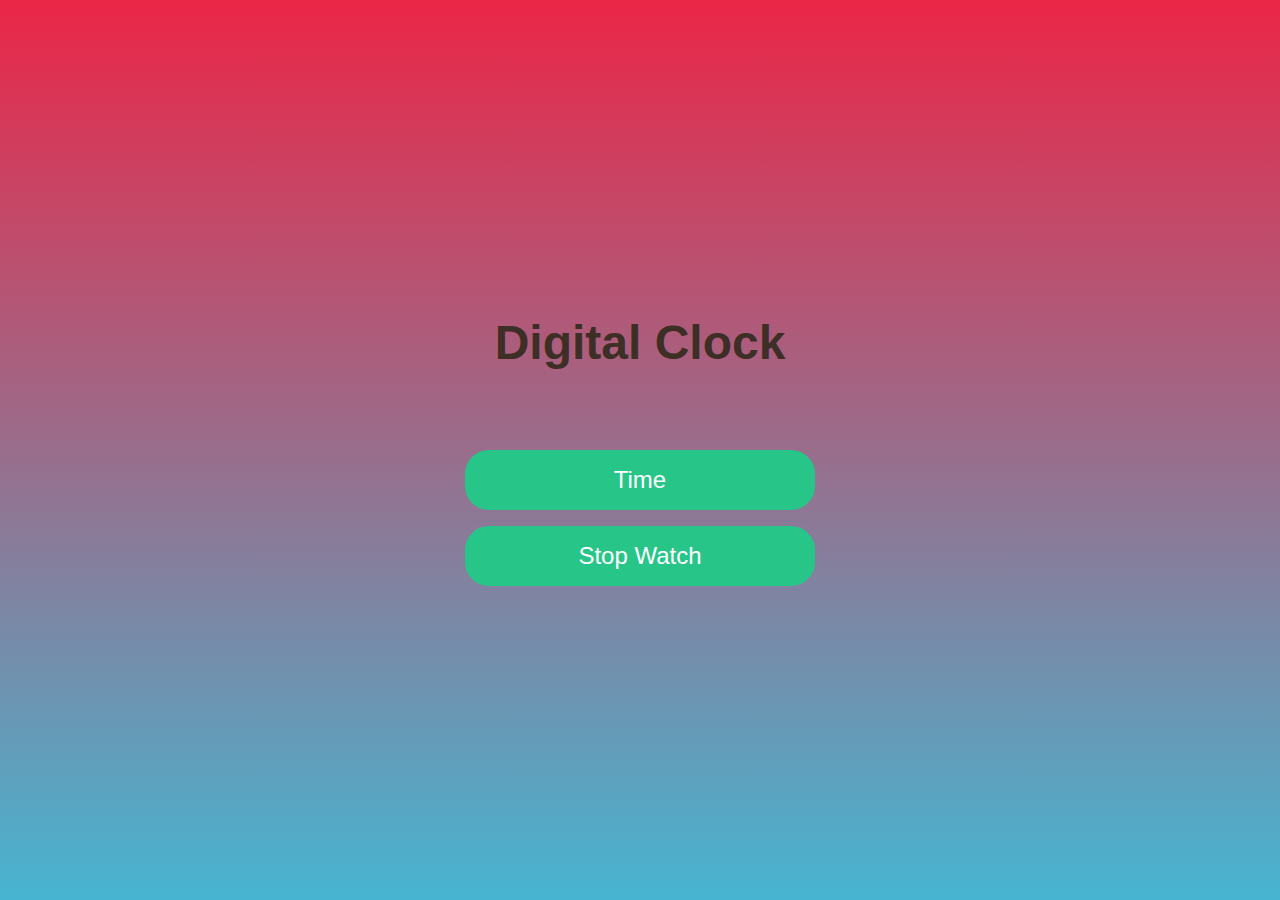
<file: index.html>
<!DOCTYPE html>
<html lang="en">
<head>
    <meta charset="UTF-8">
    <meta name="viewport" content="width=device-width, initial-scale=1.0">
    <title>Digital Clock</title>
    <link rel="shortcut icon" href="clock.png" type="image/x-icon">
    <style>
        *{
            margin: 0;
            padding: 0;
            box-sizing: border-box;
            font-family: 'Poppins', sans-serif;
        }

        body{
            width: 100vw;
            height: 100vh;
            background: linear-gradient(to bottom, rgb(235, 38, 71), rgb(71, 181, 209));
        }

        .box{
            width: 100%;
            height: 100%;
            display: flex;
            align-items: center;
            justify-content: center;
            flex-direction: column;
        }

        h1{
            font-size: 3rem;
            color: rgb(61, 47, 38);
            text-align: center;
            margin-bottom: 5rem;
        }

        #time{
            width: 350px;
            height: 60px;
            margin-bottom: 1rem;
            border-radius: 24px;
            border: none;
            outline: none;
            font-size: 1.5rem;
            font-weight: 500;
            color: #fff;
            background-color: #28c589;
        }

        #time:hover{
            background-color: #2ef1b0;
            font-size: 1.6rem;
        }

        #stop{
            width: 350px;
            height: 60px;
            border-radius: 24px;
            border: none;
            outline: none;
            font-size: 1.5rem;
            font-weight: 500;
            color: #fff;
            background: #28c589;
        }

        #stop:hover{
            background-color: #2ef1b0;
            font-size: 1.6rem;
        }

    </style>
</head>
<body>
    <div class="box">
        <h1>Digital Clock</h1>
        <button id="time">Time</button>
        <button id="stop">Stop Watch</button>
    </div>




    <script>
const time = document.querySelector("#time");
const stop = document.querySelector("#stop");

time.addEventListener("click", function(){
    window.location.assign("time.html");
})

stop.addEventListener("click", function(){
    window.location.assign("stop.html");
})


    </script>
</body>
</html>
</file>
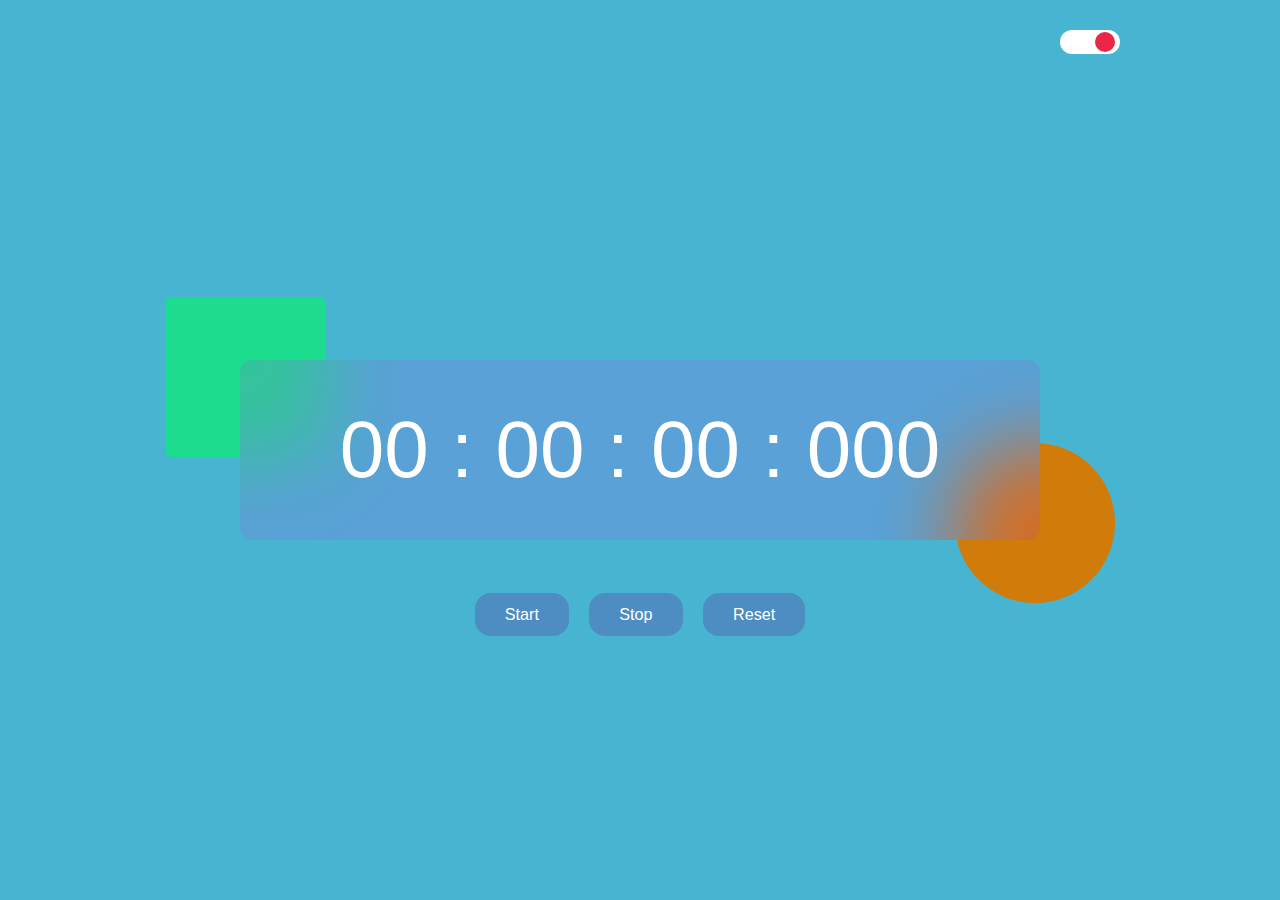
<file: stop.html>
<!DOCTYPE html>
<html lang="en">

<head>
    <meta charset="UTF-8">
    <meta name="viewport" content="width=device-width, initial-scale=1.0">
    <title>Digital Clock</title>
    <link rel="stylesheet" href="style.css">
    <link rel="shortcut icon" href="clock.png" type="image/x-icon">
</head>

<body>
    <div class="change2">
        <div class="boll2"></div>
    </div>
    <div class="container2">
        <div class="box2">
            <div class="clock">
                00 : 00 : 00 : 000
            </div>
            <div class="button">
                <button class="btn1">Start</button>
                <button class="btn2">Stop</button>
                <button class="btn3">Reset</button>
            </div>

        </div>

    </div>


    <script>
        let [miliseconds, seconds, minutes, hours] = [0, 0, 0, 0];
        let timer = document.querySelector(".clock");
        let int;

        document.querySelector(".btn1").addEventListener("click", function () {
            int = setInterval(startTime, 10);
        })


        document.querySelector(".btn2").addEventListener("click", function (){
            clearInterval(int);
        })

        document.querySelector(".btn3").addEventListener("click", function (){
            clearInterval(int);

            [miliseconds, seconds, minutes, hours] = [0, 0, 0, 0];

            timer.innerHTML = "00 : 00 : 00 : 000" ;


        })



        function startTime() {
            miliseconds+= 10;

            if (miliseconds == 1000) {
                miliseconds = 0;
                seconds++;
                if (seconds == 60) {
                    seconds = 0;
                    minutes++;
                    if (minutes == 60) {
                        minutes = 0;
                        hours++;
                    }
                }
            }

            let h = hours < 10 ? "0" + hours : hours;
            let m = minutes < 10 ? "0" + minutes : minutes;
            let s = seconds < 10 ? "0" + seconds : seconds;
            let ms = miliseconds < 10 ? "00" + miliseconds : 
            miliseconds < 100 ? "0" + miliseconds : miliseconds;


            timer.innerHTML = `${h} : ${m} : ${s} : ${ms}`; 

        }

        document.querySelector(".change2").addEventListener("click", ()=>{
            window.location.assign("time.html");
        })



    </script>
</body>

</html>
</file>
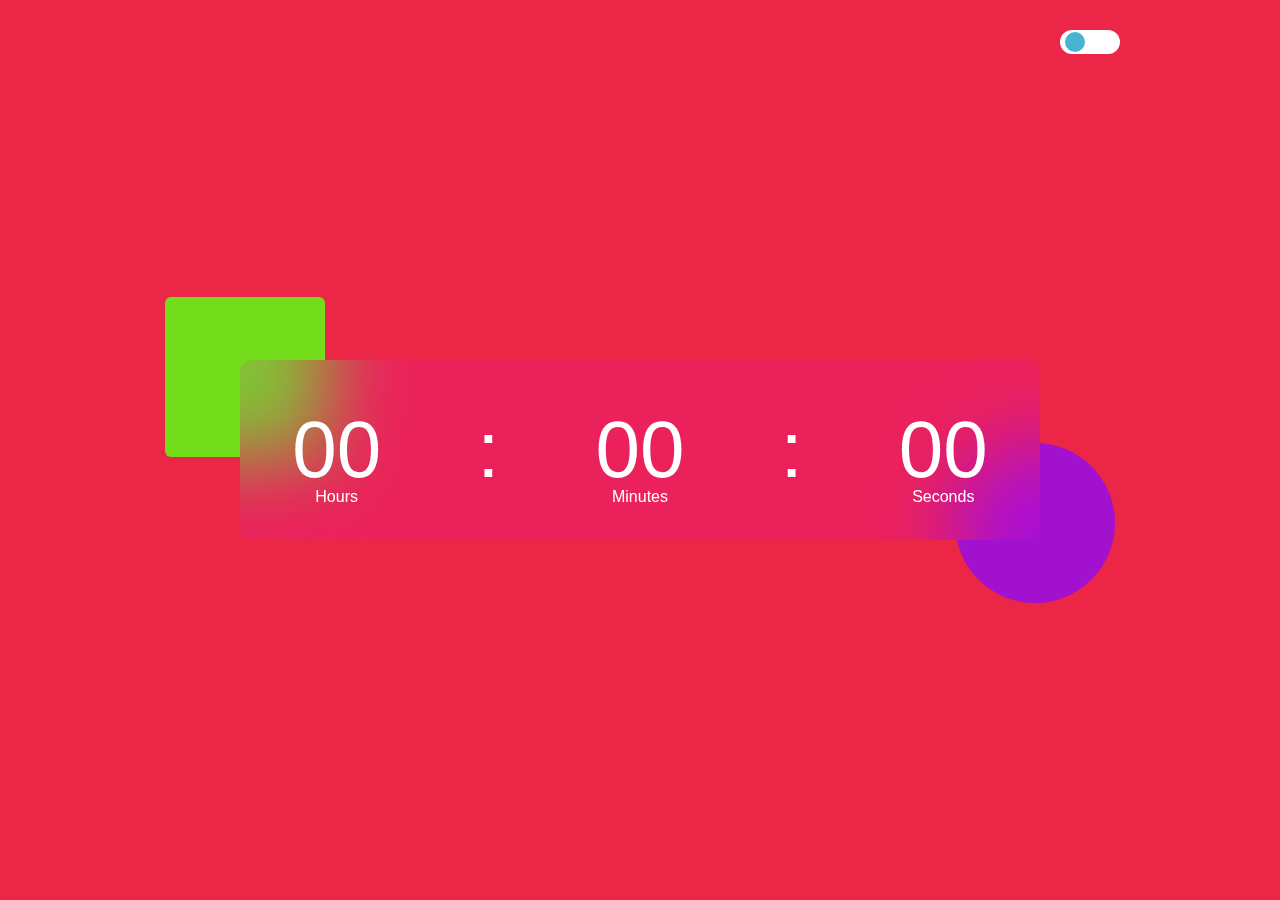
<file: time.html>
<!DOCTYPE html>
<html lang="en">

<head>
    <meta charset="UTF-8">
    <meta name="viewport" content="width=device-width, initial-scale=1.0">
    <title>Digital Clock</title>
    <link rel="stylesheet" href="style.css">
    <link rel="shortcut icon" href="clock.png" type="image/x-icon">
</head>

<body>
    <div class="change">
        <div class="boll"></div>
    </div>
    <div class="container">
        <div class="box">
            <div class="time">
                <span id="hrs">00</span>
                <span>:</span>
                <span id="min">00</span>
                <span>:</span>
                <span id="sec">00</span>
            </div>
        </div>
    </div>



    <script>
        let hrs = document.getElementById("hrs");
        let min = document.getElementById("min");
        let sec = document.getElementById("sec");



        setInterval(() => {
            let currentTime = new Date();
            console.log(currentTime);

            hrs.innerHTML = (currentTime.getHours()<10?"0":"") +  currentTime.getHours() ;
            min.innerHTML = (currentTime.getMinutes()<10?"0":"") + currentTime.getMinutes();
            sec.innerHTML = (currentTime.getSeconds()<10?"0":"") + currentTime.getSeconds();

        }, 1000);


        document.querySelector(".change").addEventListener("click", ()=>{
            window.location.assign("stop.html");
        })




    </script>
</body>

</html>
</file>
<file: style.css>
*{
    margin: 0;
    padding: 0;
    box-sizing: border-box;
    font-family: 'Poppins', sans-serif;
}

.container{
    width: 100%;
    min-height: 100vh;
    position: relative;
    background: rgb(235, 38, 71);
}

.container2{
    width: 100%;
    min-height: 100vh;
    position: relative;
    background: rgb(71, 181, 209);
}

.box{
    width: 800px;
    height: 180px;
    position: absolute;
    top: 50%;
    left: 50%;
    transform: translate(-50% ,-50%);
}

.box2{
    width: 800px;
    height: 180px;
    position: absolute;
    top: 50%;
    left: 50%;
    transform: translate(-50% ,-50%);
}

.time{
    width: 100%;
    height: 100%;
    background-color: rgb(235, 0, 255, 0.11);
    display: flex;
    align-items: center;
    justify-content: space-evenly;
    color: #fff;
    backdrop-filter: blur(40px);
    border-radius: 12px;
}

.clock{
    width: 100%;
    height: 100%;
    background-color: rgb(235, 0, 255, 0.11);
    display: flex;
    align-items: center;
    justify-content: space-around;
    color: #fff;
    backdrop-filter: blur(40px);
    border-radius: 12px;
    font-size: 80px;
}

.time span{
    font-size: 80px;
    width: 110px;
    display: inline-block;
    text-align: center;
    position: relative;
}

.time span::after{
    content: '';
    position: absolute;
    font-size: 1rem;
    bottom: -10px;
    left: 50%;
    transform: translateX(-50%);
}

#hrs::after{
    content: 'Hours';
}

#min::after{
    content: 'Minutes';
}

#sec::after{
    content: 'Seconds';
}

.box::before{
    content: '';
    width: 160px;
    height: 160px;
    border-radius: 6px;
    background-color: #73dd1c;
    position: absolute;
    left: -75px;
    top: -35%;
    z-index: -100;
}

.box2::before{
    content: '';
    width: 160px;
    height: 160px;
    border-radius: 6px;
    background-color: #1cdd8d;
    position: absolute;
    left: -75px;
    top: -35%;
    z-index: -100;
}

.box::AFTER{
    content: '';
    width: 160px;
    height: 160px;
    border-radius: 50%;
    background-color: #a211ce;
    position: absolute;
    right: -75px;
    bottom: -35%;
    z-index: -1;
}
.box2::AFTER{
    content: '';
    width: 160px;
    height: 160px;
    border-radius: 50%;
    background-color: #d17b0a;
    position: absolute;
    right: -75px;
    bottom: -35%;
    z-index: -1;
}

.button{
    width: 100%;
    text-align: center;
    margin-block-start: 3.3rem;
}

.btn1{
    padding: 12px 30px;
    border: none;
    outline: none;
    border-radius: 16px;
    color: #fff;
    background-color: #4d8dc1;
    font-size: 1.01rem;
}

.btn1:hover{
    background-color: #429ee9;
    font-size: 1.02rem;
}

.btn2{
    padding: 12px 30px;
    border: none;
    outline: none;
    border-radius: 16px;
    color: #fff;
    background-color: #4d8dc1;
    font-size: 1.01rem;
    margin-left: 1rem;
    margin-right: 1rem;
}

.btn2:hover{
    background-color: #429ee9;
    font-size: 1.02rem;
}


.btn3{
    padding: 12px 30px;
    border: none;
    outline: none;
    border-radius: 16px;
    color: #fff;
    background-color: #4d8dc1;
    font-size: 1.01rem;
}

.btn3:hover{
    background-color: #429ee9;
    font-size: 1.02rem;
}

.change{
    width: 60px;
    height: 24px;
    background-color: #fff;
    position: absolute;
    z-index: 100;
    border-radius: 20px;
    top: 30px;
    right: 160px;
}

.change2{
    width: 60px;
    height: 24px;
    background-color: #fff;
    position: absolute;
    z-index: 100;
    border-radius: 20px;
    top: 30px;
    right: 160px;
}

.boll{
    width: 20px;
    height: 20px;
    background-color: rgb(71, 181, 209);
    border-radius: 50%;
    position: absolute;
    left: 5px;
    top: 2px;
}

.boll2{
    width: 20px;
    height: 20px;
    background-color: rgb(235, 38, 71);
    border-radius: 50%;
    position: absolute;
    right: 5px;
    top: 2px;
}
</file>
